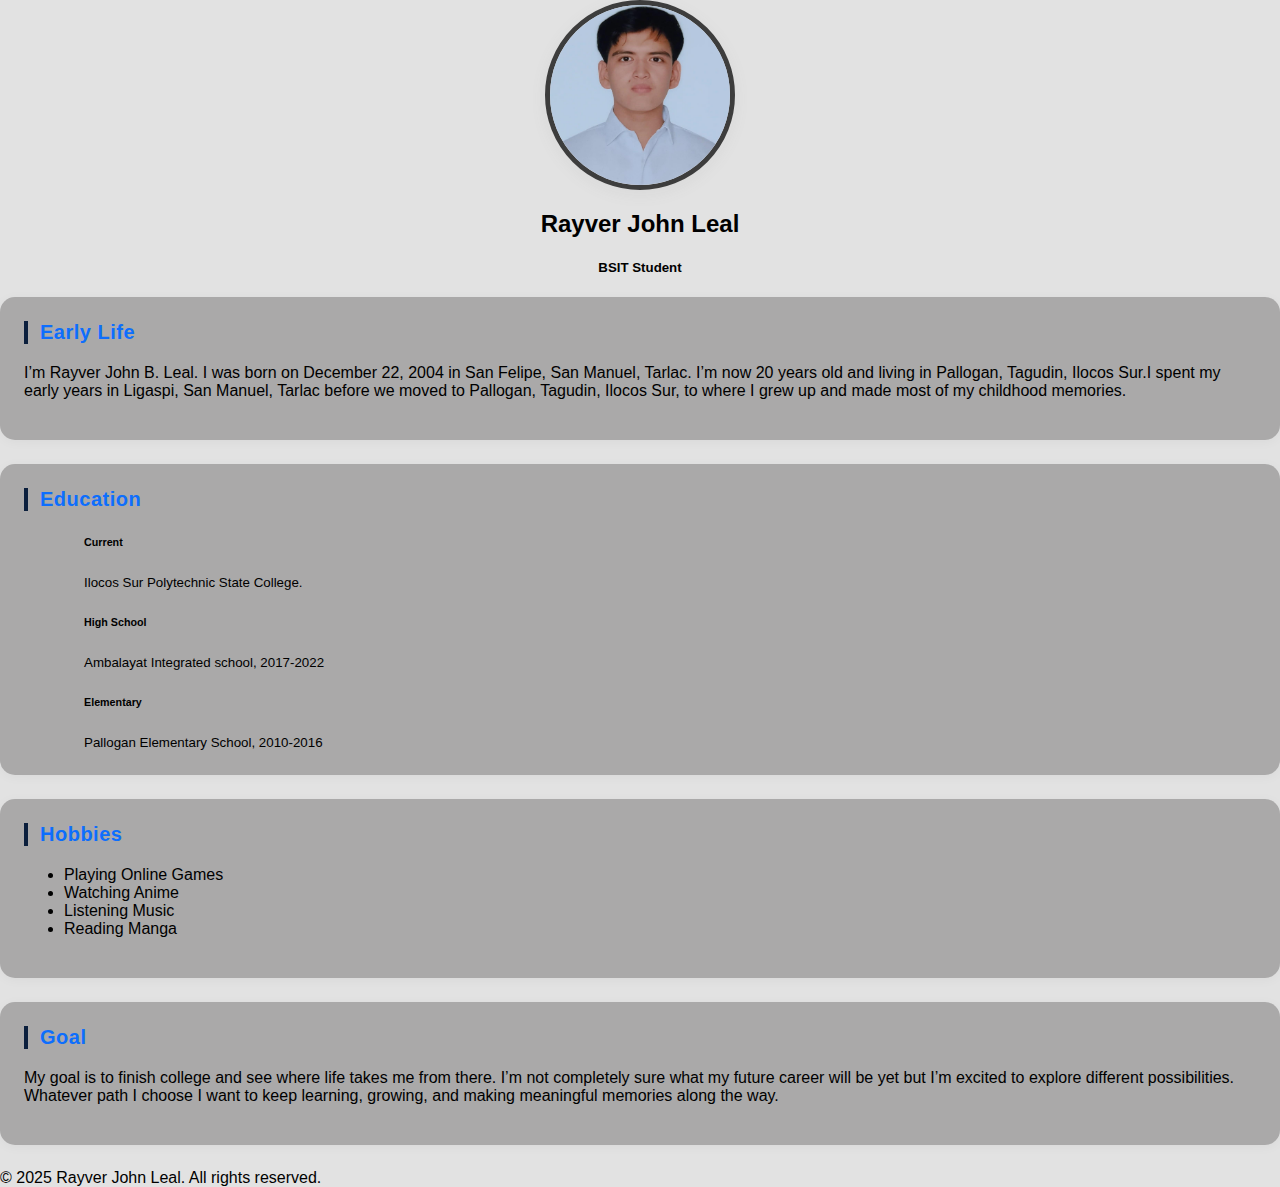
<file: index.html>
<!DOCTYPE html>
<html lang="en">
<head>
    <meta charset="UTF-8">
    <meta name="viewport" content="width=device-width, initial-scale=1.0">
    <title>Autobiography</title>
    <style>
        body {
    background-color: #e2e2e2;
    margin: 0;
    font-family:  Arial, sans-serif;
    color: #000000;
}

.profile-img {
    width: 180px;
    height: 180px;
    object-fit: cover;
    border-radius: 50%;
    border: 5px solid #3d3d3d;
    box-shadow: 0 4px 16px rgba(116, 114, 114, 0.08);
    margin-bottom: 20px;
    display: block;
    margin-left: auto;
    margin-right: auto;
}

.section-title {
    border-left: 4px solid #0b1f3d;
    padding-left: 12px;
    margin-bottom: 20px;
    color: #0d6efd;
    font-weight: 600;
    font-size: 1.25rem;
    letter-spacing: 0.5px;
}

.card {
    border-radius: 15px;
    box-shadow: 0 2px 12px rgba(0, 0, 0, 0.04);
    background: #aaa9a9;
    padding: 24px;
    margin-bottom: 24px;
}

.time {
    position: relative;
    padding-left: 30px;
    margin-left: 0;
}
    </style>
  </head>
<body>
    <div class="container py-4">
        <!-- Profile Section -->
        <div class="row justify-content-center align-items-center mb-4">
            <div class="col-md-4 text-center">
                <img src="pic.jpg" alt="Profile Picture" class="profile-img">
               <center> <h2 class="mt-2">Rayver John Leal</h2>
                <h5 class="text-secondary">BSIT Student</h5></center>
                
            </div>
        </div>

        <!-- Early Life Section -->
        <div class="row mb-4">
         <div class="col-lg-8 mx-auto">
         <div class="card p-4">
        <div class="section-title">Early Life</div>
        <p> I’m Rayver John B. Leal. I was born on December 22, 2004 in San Felipe, San Manuel, Tarlac. I’m now 20 years old and living in Pallogan, Tagudin, Ilocos Sur.I spent my early years in Ligaspi, San Manuel, Tarlac before we moved to Pallogan, Tagudin, Ilocos Sur, to where I grew up and made most of my childhood memories.</p>
         </div>
         </div>
        </div>

        <!-- Education Section -->
        <div class="row mb-4">
         <div class="col-lg-8 mx-auto">
         <div class="card p-4">

             <div class="section-title">Education</div>
              <div class="time">
                 <div class="time">
                     <h6 class="mb-1">Current</h6>
                    <small class="text-muted">Ilocos Sur Polytechnic State College.</small>
             </div>
                    <div class="time">
                    <h6 class="mb-1">High School</h6>
                    <small class="text-muted">Ambalayat Integrated school, 2017-2022</small>
             </div>
                    <div class="time">
                    <h6 class="mb-1">Elementary</h6>
                 <small class="text-muted">Pallogan Elementary School, 2010-2016</small>
             </div>
         </div>
        </div>                           
    </div>
 </div>

 <!-- Hobbies Section -->
        <div class="row mb-4">
            <div class="col-lg-8 mx-auto">
                <div class="card p-4">
                    <div class="section-title">Hobbies</div>
                    <ul>
                        <li>Playing Online Games</li>
                        <li>Watching Anime</li>
                        <li>Listening Music</li>
                        <li>Reading Manga</li>  
                    </ul>
                </div>
            </div>
        </div>

        <!-- Goal Section -->
        <div class="row mb-4">
            <div class="col-lg-8 mx-auto">
                <div class="card p-4">
                    <div class="section-title">Goal</div>
                    <p>
                       My goal is to finish college and see where life takes me from there. I’m not completely sure what my future career will be yet but I’m excited to explore different possibilities. Whatever path I choose I want to keep learning, growing, and making meaningful memories along the way.
 </p>
                </div>
            </div>
        </div>

        <footer class="text-center py-3 mt-5 text-muted">
            &copy; 2025 Rayver John Leal. All rights reserved.
        </footer>
    </div>
   
</body>

</html>
</file>
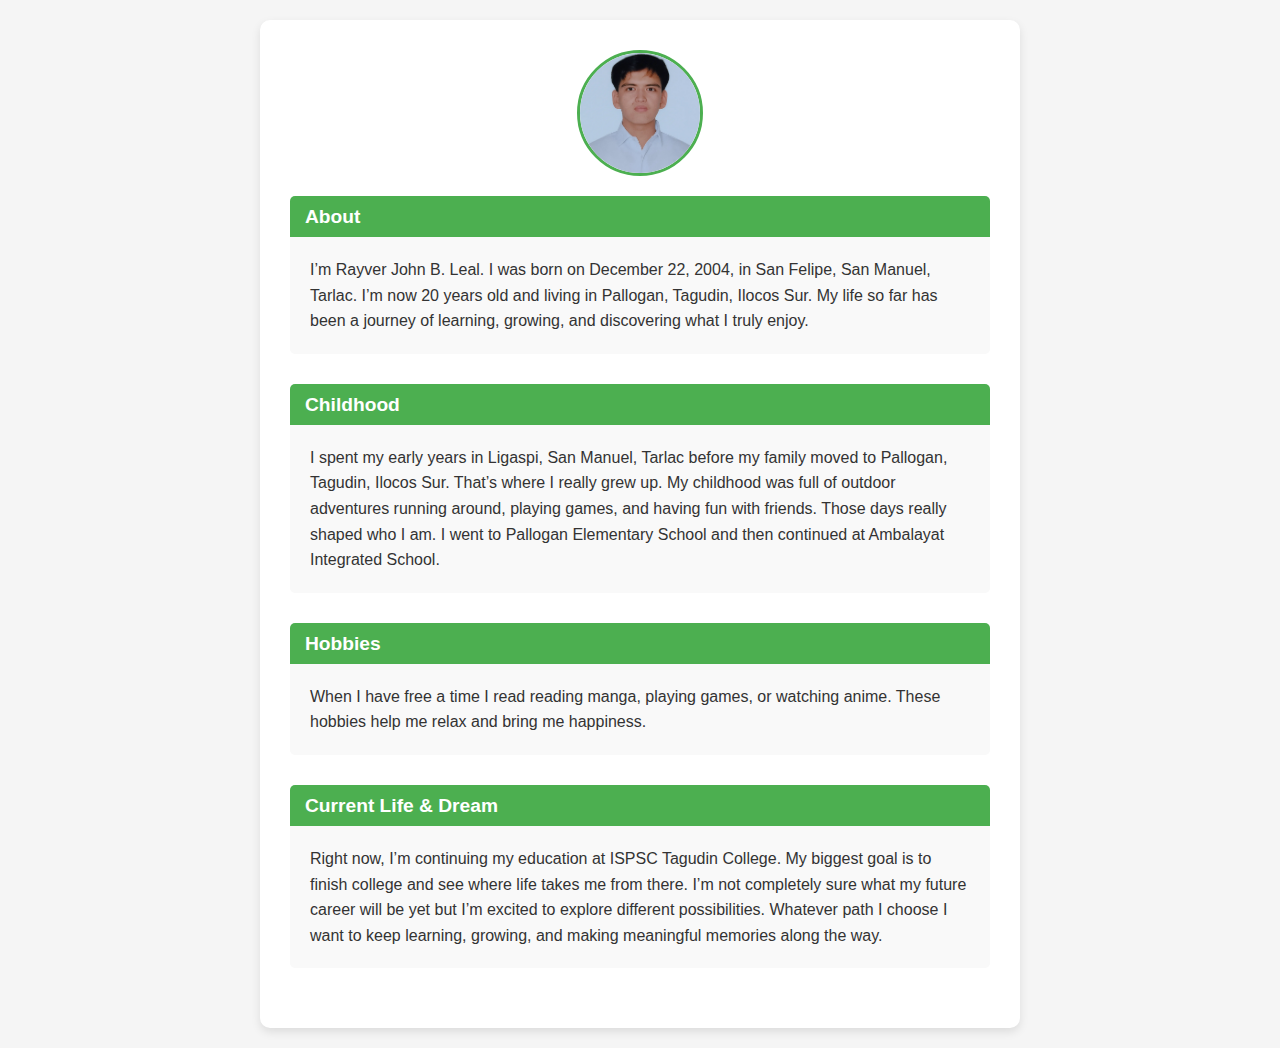
<file: Autobiography.html>
<!DOCTYPE html>
<html lang="en">
<head>
  <meta charset="UTF-8" />
  <meta name="viewport" content="width=device-width, initial-scale=1" />
  <title>My Autobiography</title>
  <link rel="icon" href="favicon.ico" type="image/x-icon" />
  <link href="https://fonts.googleapis.com/css2?family=Poppins:wght@300;400;600&display=swap" rel="stylesheet" />
  <style>
    body {
      font-family: 'arial', sans-serif;
      background-color: #f5f5f5;
      color: #333;
      margin: 0;
      padding: 20px;
      display: flex;
      justify-content: center;
      align-items: center;
      min-height: 100vh;
    }

    .container {
      max-width: 700px;
      background: white;
      padding: 30px;
      border-radius: 10px;
      box-shadow: 0 4px 10px rgba(0, 0, 0, 0.1);dw
    }

    .profile-pic {
      width: 120px;
      height: 120px;
      border-radius: 50%;
      overflow: hidden;
      margin: 0 auto 20px;
      border: 3px solid #4caf50;
    }

    .profile-pic img {
      width: 100%;
      height: 100%;
      object-fit: cover;
    }

    h1 {
      text-align: center;
      font-size: 2em;
      color: #4caf50;
      margin-bottom: 30px;
    }

    .section {
      margin-bottom: 30px;
    }

    .section-title {
      background-color: #4caf50;
      color: white;
      padding: 10px 15px;
      font-weight: 600;
      border-radius: 5px 5px 0 0;
      font-size: 1.2em;
    }

    .section-content {
      background-color: #f9f9f9;
      padding: 20px;
      border-radius: 0 0 5px 5px;
      margin-top: -1px;
      line-height: 1.6;
    }

    .section-content:last-child {
      margin-bottom: 0;
    }
    
  </style>
</head>
<body>
  <div class="container">
    <div class="profile-pic">
      <img src="profile.jpg" alt="My Picture" />
    </div>
   <div class="section">
<div class="section-title"><strong>About</strong></div>
<div class="section-content">
 I’m Rayver John B. Leal. I was born on December 22, 2004, in San Felipe, San Manuel, Tarlac. I’m now 20 years old and living in Pallogan, Tagudin, Ilocos Sur. My life so far has been a journey of learning, growing, and discovering what I truly enjoy.
</div>
</div>
<div class="section">
<div class="section-title"><strong>Childhood</strong></div>
<div class="section-content">
I spent my early years in Ligaspi, San Manuel, Tarlac before my family moved to Pallogan, Tagudin, Ilocos Sur. That’s where I really grew up. My childhood was full of outdoor adventures running around, playing games, and having fun with friends. Those days really shaped who I am. I went to Pallogan Elementary School and then continued at Ambalayat Integrated School.
</div>
</div>
<div class="section">
<div class="section-title"><strong>Hobbies</strong></div>
<div class="section-content">
When I have free a time I read reading manga, playing games, or watching anime. These hobbies help me relax and bring me happiness.
</div>
</div>
<div class="section">
<div class="section-title"><strong>Current Life & Dream</strong></div>
<div class="section-content">
Right now, I’m continuing my education at ISPSC Tagudin College. My biggest goal is to finish college and see where life takes me from there. I’m not completely sure what my future career will be yet but I’m excited to explore different possibilities. Whatever path I choose I want to keep learning, growing, and making meaningful memories along the way.
</div>
</div>

</div>
</body>
</html>
</file>
